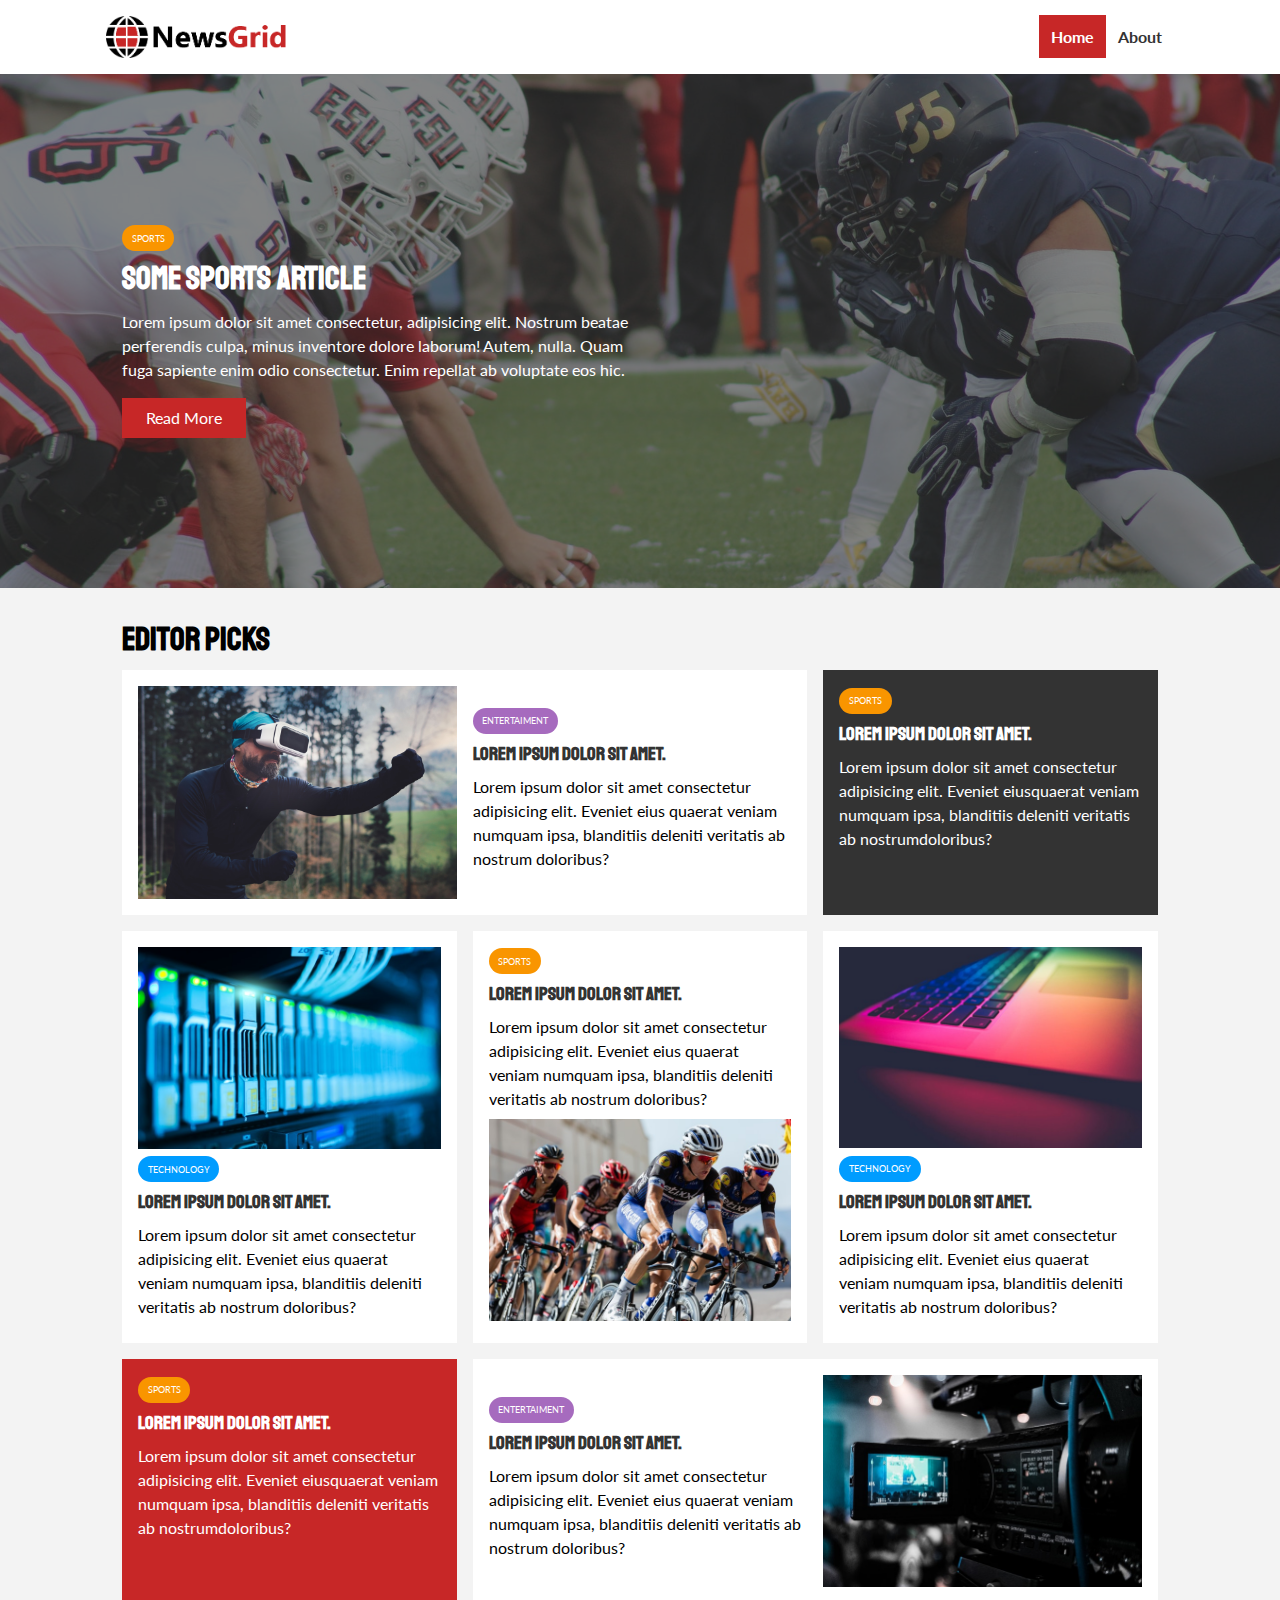
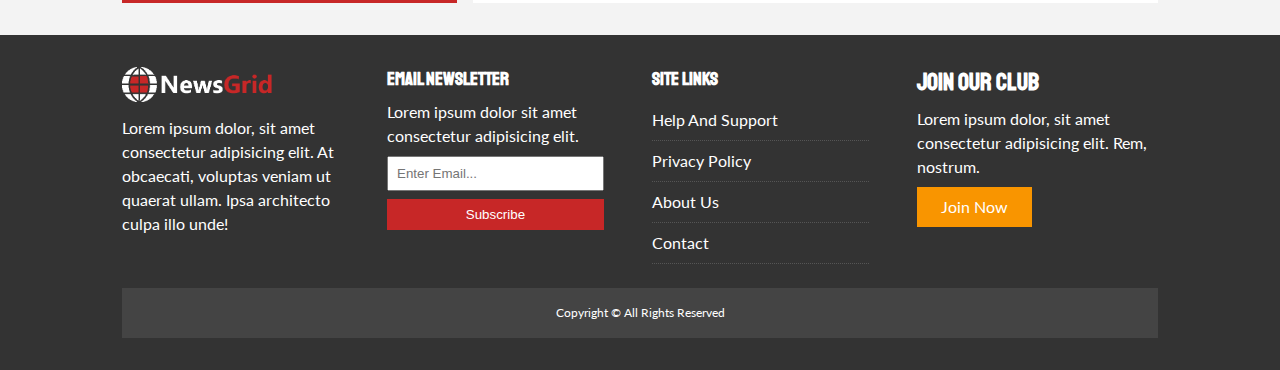
<file: index.html>
<!DOCTYPE html>
<html lang="en">
<head>
  <meta charset="UTF-8">
  <meta name="viewport" content="width=device-width, initial-scale=1.0">
  <meta http-equiv="X-UA-Compatible" content="ie=edge">
  <link href="https://fonts.googleapis.com/css?family=Lato|Staatliches" rel="stylesheet">
  <link rel="stylesheet" href="style/style.css">
  <link rel="stylesheet" media="screen and (max-width:768px)" href="style/mobile.css">
  <link rel="stylesheet" href="https://use.fontawesome.com/releases/v5.7.2/css/all.css" integrity="sha384-fnmOCqbTlWIlj8LyTjo7mOUStjsKC4pOpQbqyi7RrhN7udi9RwhKkMHpvLbHG9Sr" crossorigin="anonymous">
  <link rel="shortcut icon" type="image/x-icon" href="favicon.ico">
  <title>News Grind | Latest News</title>
</head>
<body>
  <nav id="main-nav">
    <div class="container">
      <img src="img/logo.png" alt="NewsLogo" class="logo">
      <div class="social">
        <a href="http://facebook.com" target="_blank"><i class="fab fa-facebook fa-2x"></i></a>
        <a href="http://twitter.com" target="_blank"><i class="fab fa-twitter fa-2x"></i></a>
        <a href="http://instagram.com" target="_blank"><i class="fab fa-instagram fa-2x"></i></a>
        <a href="http://youtube.com" target="_blank"><i class="fab fa-youtube fa-2x"></i></a>
      </div>
      <ul>
        <li><a href="index.html" class="current">Home</a></li>
        <li><a href="abount.html">About</a></li>
      </ul>
    </div>
  </nav>

  <!-- Showcase -->
  <header id="showcase">
    <div class="container">
      <div class="showcase-container">
        <div class="showcase-content">
          <div class="category category-sports">
            Sports
          </div>
          <h1>Some Sports Article</h1>
          <p>Lorem ipsum dolor sit amet consectetur, adipisicing elit. Nostrum beatae perferendis culpa, minus inventore dolore laborum! Autem, nulla. Quam fuga sapiente enim odio consectetur. Enim repellat ab voluptate eos hic.</p>
          <a href="article.html" class="btn btn-primary">Read More</a>
        </div>
      </div>
    </div>
  </header>

  <!-- Home Articles  -->
  <section id="home-articles" class="py-2">
    <div class="container">
      <h1>Editor Picks</h1>
      <div class="articles-container">
        <article class="card">
          <img src="img/articles/ent1.jpg" alt="">
          <div class="">
          <div class="category category-ent">Entertaiment</div>
          <h3>
            <a href="article.html">Lorem ipsum dolor sit amet.</a>
          </h3>
          <p>Lorem ipsum dolor sit amet consectetur adipisicing elit. Eveniet eius quaerat veniam numquam ipsa, blanditiis deleniti veritatis ab nostrum doloribus?</p>
        </div>
        </article>
        <article class="card bg-dark">
          <div class="category category-sports">Sports</div>
          <h3>
            <a href="article.html">Lorem ipsum dolor sit amet.</a>
          </h3>
          <p>Lorem ipsum dolor sit amet consectetur adipisicing elit. Eveniet eiusquaerat veniam numquam ipsa, blanditiis deleniti veritatis ab nostrumdoloribus?</p>
        </article>
        <article class="card ">
            <img src="img/articles/tech1.jpg" alt="">
            <div class="category category-tech">Technology</div>
            <h3>
              <a href="article.html">Lorem ipsum dolor sit amet.</a>
            </h3>
            <p>Lorem ipsum dolor sit amet consectetur adipisicing elit. Eveniet eius quaerat veniam numquam ipsa, blanditiis deleniti veritatis ab nostrum doloribus?</p>
        </article>
        <article class="card">
          <div class="category category-sports">Sports</div>
          <h3>
            <a href="article.html">Lorem ipsum dolor sit amet.</a>
          </h3>
          <p>Lorem ipsum dolor sit amet consectetur adipisicing elit. Eveniet eius quaerat veniam numquam ipsa, blanditiis deleniti veritatis ab nostrum doloribus?</p>
          <img src="img/articles/sports1.jpg" alt="">
        </article>
        <article class="card">
            <img src="img/articles/tech2.jpg" alt="">
            <div class="category category-tech">Technology</div>
            <h3>
              <a href="article.html">Lorem ipsum dolor sit amet.</a>
            </h3>
            <p>Lorem ipsum dolor sit amet consectetur adipisicing elit. Eveniet eius quaerat veniam numquam ipsa, blanditiis deleniti veritatis ab nostrum doloribus?</p>
        </article>
        <article class="card bg-primary">
            <div class="category category-sports">Sports</div>
            <h3>
              <a href="article.html">Lorem ipsum dolor sit amet.</a>
            </h3>
            <p>Lorem ipsum dolor sit amet consectetur adipisicing elit. Eveniet eiusquaerat veniam numquam ipsa, blanditiis deleniti veritatis ab nostrumdoloribus?</p>
          </article>
          <article class="card">
              <div class="">
              <div class="category category-ent">Entertaiment</div>
              <h3>
                <a href="article.html">Lorem ipsum dolor sit amet.</a>
              </h3>
              <p>Lorem ipsum dolor sit amet consectetur adipisicing elit. Eveniet eius quaerat veniam numquam ipsa, blanditiis deleniti veritatis ab nostrum doloribus?</p>
            </div>
            <img src="img/articles/ent2.jpg" alt="">
            </article>
      </div>
    </div>
    </section>
    <!-- Footer -->
    <footer id="main-footer" class="py-2">
      <div class="container footer-container">
        <div>
          <img src="img/logo_light.png" alt="NewsGrid">
          <p>Lorem ipsum dolor, sit amet consectetur adipisicing elit. At obcaecati, voluptas veniam ut quaerat ullam. Ipsa architecto culpa illo unde!</p>
        </div>
        <div>
          <h3>Email Newsletter</h3>
          <p>Lorem ipsum dolor sit amet consectetur adipisicing elit.</p>
          <form>
            <input type="email" placeholder="Enter Email...">
            <input type="submit"value="Subscribe" class="btn btn-primary">
          </form>
        </div>
        <div>
          <h3>Site Links</h3>
          <ul class="list">
            <li><a href="#">Help And Support</a></li>
            <li><a href="#">Privacy Policy</a></li>
            <li><a href="#">About Us</a></li>
            <li><a href="#">Contact</a></li>
          </ul>
        </div>
        <div>
          <h2>Join Our Club</h2>
          <p>Lorem ipsum dolor, sit amet consectetur adipisicing elit. Rem, nostrum.</p>
          <a href="#"class="btn btn-secondary">Join Now</a>
        </div>
        <div>
          <p>Copyright &copy; All Rights Reserved</p>
        </div>
      </div>
    </footer>
</body>
</html>
</file>
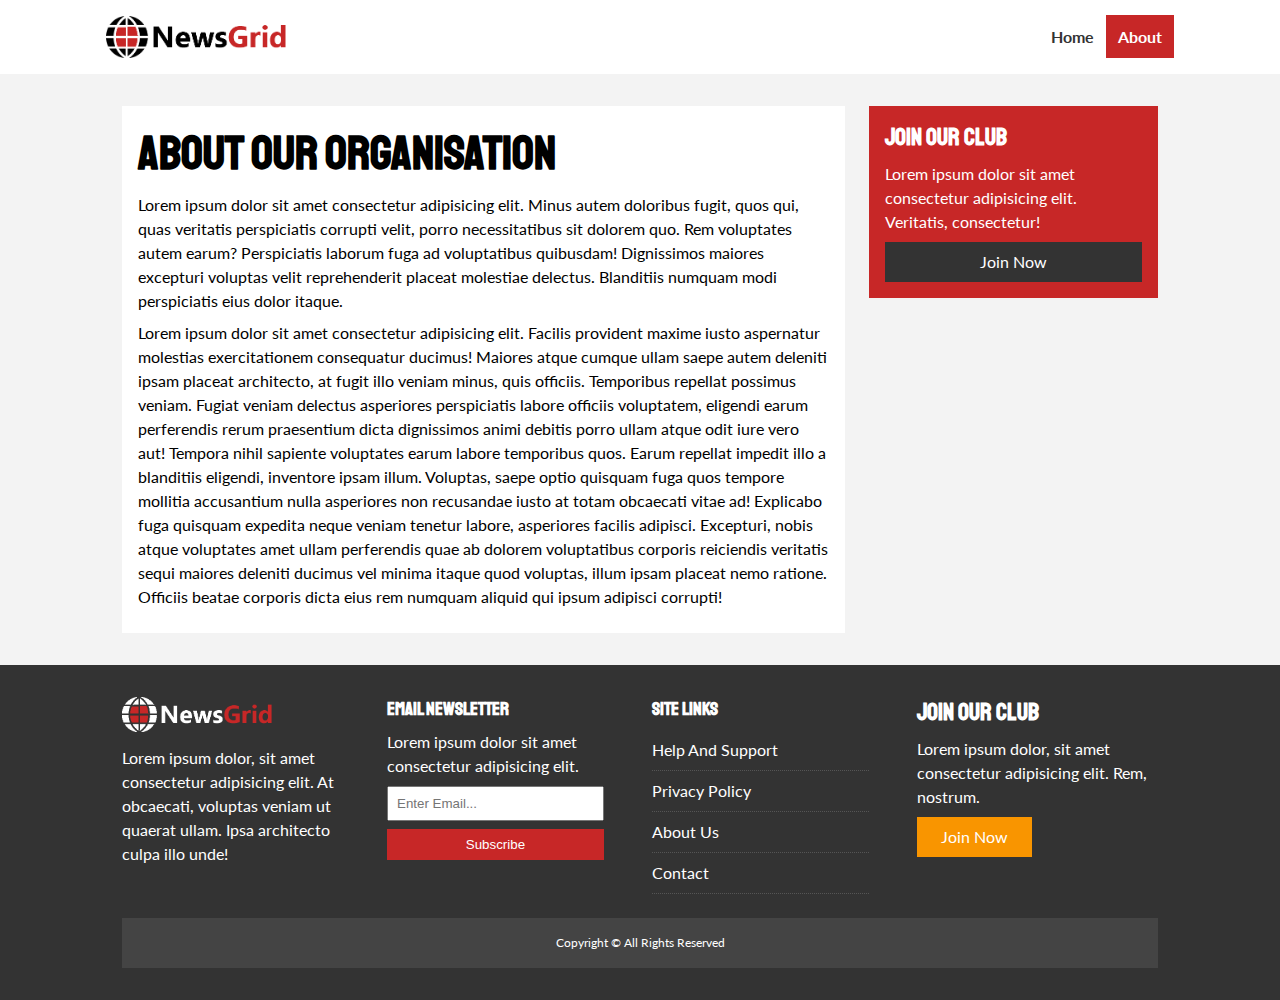
<file: abount.html>
<!DOCTYPE html>
<html lang="en">
<head>
  <meta charset="UTF-8">
  <meta name="viewport" content="width=device-width, initial-scale=1.0">
  <meta http-equiv="X-UA-Compatible" content="ie=edge">
  <link href="https://fonts.googleapis.com/css?family=Lato|Staatliches" rel="stylesheet">
  <link rel="stylesheet" href="style/style.css">
  <link rel="stylesheet" media="screen and (max-width:768px)" href="style/mobile.css">
  <link rel="stylesheet" href="https://use.fontawesome.com/releases/v5.7.2/css/all.css" integrity="sha384-fnmOCqbTlWIlj8LyTjo7mOUStjsKC4pOpQbqyi7RrhN7udi9RwhKkMHpvLbHG9Sr" crossorigin="anonymous">
  <link rel="shortcut icon" type="image/x-icon" href="favicon.ico">
  <title>News Grind | About</title>
</head>
<body>
  <nav id="main-nav">
    <div class="container">
      <img src="img/logo.png" alt="NewsLogo" class="logo">
      <div class="social">
        <a href="http://facebook.com" target="_blank"><i class="fab fa-facebook fa-2x"></i></a>
        <a href="http://twitter.com" target="_blank"><i class="fab fa-twitter fa-2x"></i></a>
        <a href="http://instagram.com" target="_blank"><i class="fab fa-instagram fa-2x"></i></a>
        <a href="http://youtube.com" target="_blank"><i class="fab fa-youtube fa-2x"></i></a>
      </div>
      <ul>
        <li><a href="index.html">Home</a></li>
        <li><a href="abount.html" class="current">About</a></li>
      </ul>
    </div>
  </nav>

  <section id="about">
    <div class="container">
      <div class="page-container">
        <article class="card">
          <h1 class="l-heading">About Our Organisation</h1>
          <p>Lorem ipsum dolor sit amet consectetur adipisicing elit. Minus autem doloribus fugit, quos qui, quas veritatis perspiciatis corrupti velit, porro necessitatibus sit dolorem quo. Rem voluptates autem earum? Perspiciatis laborum fuga ad voluptatibus quibusdam! Dignissimos maiores excepturi voluptas velit reprehenderit placeat molestiae delectus. Blanditiis numquam modi perspiciatis eius dolor itaque.</p>
          <p>Lorem ipsum dolor sit amet consectetur adipisicing elit. Facilis provident maxime iusto aspernatur molestias exercitationem consequatur ducimus! Maiores atque cumque ullam saepe autem deleniti ipsam placeat architecto, at fugit illo veniam minus, quis officiis. Temporibus repellat possimus veniam. Fugiat veniam delectus asperiores perspiciatis labore officiis voluptatem, eligendi earum perferendis rerum praesentium dicta dignissimos animi debitis porro ullam atque odit iure vero aut! Tempora nihil sapiente voluptates earum labore temporibus quos. Earum repellat impedit illo a blanditiis eligendi, inventore ipsam illum. Voluptas, saepe optio quisquam fuga quos tempore mollitia accusantium nulla asperiores non recusandae iusto at totam obcaecati vitae ad! Explicabo fuga quisquam expedita neque veniam tenetur labore, asperiores facilis adipisci. Excepturi, nobis atque voluptates amet ullam perferendis quae ab dolorem voluptatibus corporis reiciendis veritatis sequi maiores deleniti ducimus vel minima itaque quod voluptas, illum ipsam placeat nemo ratione. Officiis beatae corporis dicta eius rem numquam aliquid qui ipsum adipisci corrupti!</p>
        </article>
        <aside class="card bg-primary">
          <h2>Join Our Club</h2>
          <p>Lorem ipsum dolor sit amet consectetur adipisicing elit. Veritatis, consectetur!</p>
          <a href="#" class="btn btn-dark btn-block">Join Now</a>
        </aside>
      </div>
    </div>
  </section>
    <!-- Footer -->
    <footer id="main-footer" class="py-2">
      <div class="container footer-container">
        <div>
          <img src="img/logo_light.png" alt="NewsGrid">
          <p>Lorem ipsum dolor, sit amet consectetur adipisicing elit. At obcaecati, voluptas veniam ut quaerat ullam. Ipsa architecto culpa illo unde!</p>
        </div>
        <div>
          <h3>Email Newsletter</h3>
          <p>Lorem ipsum dolor sit amet consectetur adipisicing elit.</p>
          <form>
            <input type="email" placeholder="Enter Email...">
            <input type="submit"value="Subscribe" class="btn btn-primary">
          </form>
        </div>
        <div>
          <h3>Site Links</h3>
          <ul class="list">
            <li><a href="#">Help And Support</a></li>
            <li><a href="#">Privacy Policy</a></li>
            <li><a href="#">About Us</a></li>
            <li><a href="#">Contact</a></li>
          </ul>
        </div>
        <div>
          <h2>Join Our Club</h2>
          <p>Lorem ipsum dolor, sit amet consectetur adipisicing elit. Rem, nostrum.</p>
          <a href="#"class="btn btn-secondary">Join Now</a>
        </div>
        <div>
          <p>Copyright &copy; All Rights Reserved</p>
        </div>
      </div>
    </footer>
</body>
</html>
</file>
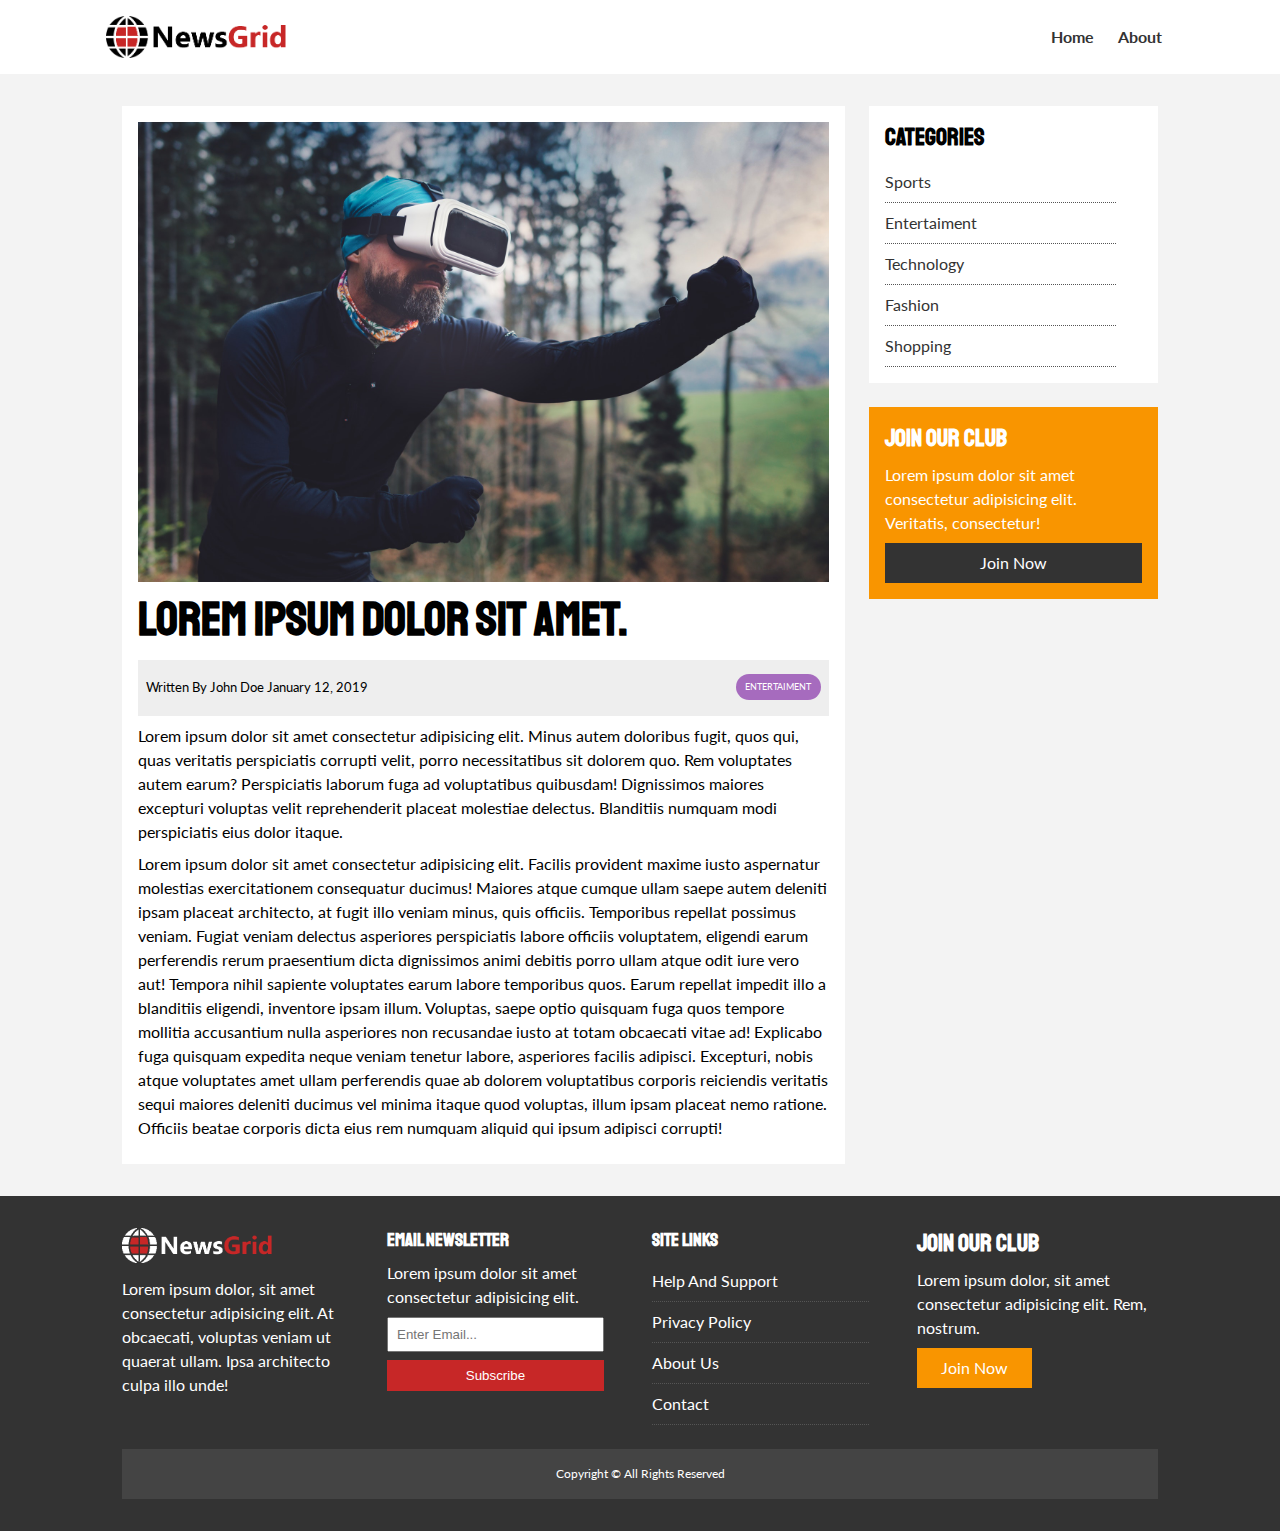
<file: article.html>
<!DOCTYPE html>
<html lang="en">
<head>
  <meta charset="UTF-8">
  <meta name="viewport" content="width=device-width, initial-scale=1.0">
  <meta http-equiv="X-UA-Compatible" content="ie=edge">
  <link href="https://fonts.googleapis.com/css?family=Lato|Staatliches" rel="stylesheet">
  <link rel="stylesheet" href="style/style.css">
  <link rel="stylesheet" media="screen and (max-width:768px)" href="style/mobile.css">
  <link rel="stylesheet" href="https://use.fontawesome.com/releases/v5.7.2/css/all.css" integrity="sha384-fnmOCqbTlWIlj8LyTjo7mOUStjsKC4pOpQbqyi7RrhN7udi9RwhKkMHpvLbHG9Sr" crossorigin="anonymous">
  <link rel="shortcut icon" type="image/x-icon" href="favicon.ico">
  <title>News Grind | Latest News</title>
</head>
<body>
  <nav id="main-nav">
    <div class="container">
      <img src="img/logo.png" alt="NewsLogo" class="logo">
      <div class="social">
        <a href="http://facebook.com" target="_blank"><i class="fab fa-facebook fa-2x"></i></a>
        <a href="http://twitter.com" target="_blank"><i class="fab fa-twitter fa-2x"></i></a>
        <a href="http://instagram.com" target="_blank"><i class="fab fa-instagram fa-2x"></i></a>
        <a href="http://youtube.com" target="_blank"><i class="fab fa-youtube fa-2x"></i></a>
      </div>
      <ul>
        <li><a href="index.html">Home</a></li>
        <li><a href="abount.html">About</a></li>
      </ul>
    </div>
  </nav>

  <section id="article">
    <div class="container">
      <div class="page-container">
        <article class="card">
          <img src="img/articles/ent1.jpg" alt="">
          <h1 class="l-heading">Lorem ipsum dolor sit amet.</h1>
          <div class="meta">
            <small>
              <i class="fas fa-user"></i>Written By John Doe January 12, 2019
            </small>
            <div class="category category-ent">Entertaiment</div>
          </div>
          <p>Lorem ipsum dolor sit amet consectetur adipisicing elit. Minus autem doloribus fugit, quos qui, quas veritatis perspiciatis corrupti velit, porro necessitatibus sit dolorem quo. Rem voluptates autem earum? Perspiciatis laborum fuga ad voluptatibus quibusdam! Dignissimos maiores excepturi voluptas velit reprehenderit placeat molestiae delectus. Blanditiis numquam modi perspiciatis eius dolor itaque.</p>
          <p>Lorem ipsum dolor sit amet consectetur adipisicing elit. Facilis provident maxime iusto aspernatur molestias exercitationem consequatur ducimus! Maiores atque cumque ullam saepe autem deleniti ipsam placeat architecto, at fugit illo veniam minus, quis officiis. Temporibus repellat possimus veniam. Fugiat veniam delectus asperiores perspiciatis labore officiis voluptatem, eligendi earum perferendis rerum praesentium dicta dignissimos animi debitis porro ullam atque odit iure vero aut! Tempora nihil sapiente voluptates earum labore temporibus quos. Earum repellat impedit illo a blanditiis eligendi, inventore ipsam illum. Voluptas, saepe optio quisquam fuga quos tempore mollitia accusantium nulla asperiores non recusandae iusto at totam obcaecati vitae ad! Explicabo fuga quisquam expedita neque veniam tenetur labore, asperiores facilis adipisci. Excepturi, nobis atque voluptates amet ullam perferendis quae ab dolorem voluptatibus corporis reiciendis veritatis sequi maiores deleniti ducimus vel minima itaque quod voluptas, illum ipsam placeat nemo ratione. Officiis beatae corporis dicta eius rem numquam aliquid qui ipsum adipisci corrupti!</p>
        </article>

        <aside id="categories" class="card">
          <h2>Categories</h2>
          <ul class="list">
            <li><a href="#"><i class="fas fa-chevron-right"></i>Sports</a></li>
            <li><a href="#"><i class="fas fa-chevron-right"></i>Entertaiment</a></li>
            <li><a href="#"><i class="fas fa-chevron-right"></i>Technology</a></li>
            <li><a href="#"><i class="fas fa-chevron-right"></i>Fashion</a></li>
            <li><a href="#"><i class="fas fa-chevron-right"></i>Shopping</a></li>
          </ul>
        </aside>  
        <aside class="card bg-secondary">
          <h2>Join Our Club</h2>
          <p>Lorem ipsum dolor sit amet consectetur adipisicing elit. Veritatis, consectetur!</p>
          <a href="#" class="btn btn-dark btn-block">Join Now</a>
        </aside>
      </div>
    </div>
  </section>
    <!-- Footer -->
    <footer id="main-footer" class="py-2">
      <div class="container footer-container">
        <div>
          <img src="img/logo_light.png" alt="NewsGrid">
          <p>Lorem ipsum dolor, sit amet consectetur adipisicing elit. At obcaecati, voluptas veniam ut quaerat ullam. Ipsa architecto culpa illo unde!</p>
        </div>
        <div>
          <h3>Email Newsletter</h3>
          <p>Lorem ipsum dolor sit amet consectetur adipisicing elit.</p>
          <form>
            <input type="email" placeholder="Enter Email...">
            <input type="submit"value="Subscribe" class="btn btn-primary">
          </form>
        </div>
        <div>
          <h3>Site Links</h3>
          <ul class="list">
            <li><a href="#">Help And Support</a></li>
            <li><a href="#">Privacy Policy</a></li>
            <li><a href="#">About Us</a></li>
            <li><a href="#">Contact</a></li>
          </ul>
        </div>
        <div>
          <h2>Join Our Club</h2>
          <p>Lorem ipsum dolor, sit amet consectetur adipisicing elit. Rem, nostrum.</p>
          <a href="#"class="btn btn-secondary">Join Now</a>
        </div>
        <div>
          <p>Copyright &copy; All Rights Reserved</p>
        </div>
      </div>
    </footer>
</body>
</html>
</file>
<file: style/style.css>
:root {
  --primary-color: #c72727;
  --secondary-color: #f99500;
  --light-color: #f3f3f3;
  --dark-color:#333;
  --max-width: 1100px;
}

.category {
  --sports-color: #f99500;
  --ent-color: #a66bbe;
  --tech-color: #009cff;
}

* {
  margin:0;
  padding:0;
  box-sizing: border-box;
}

body {
  font-family: 'Lato', sans-serif;
  line-height: 1.5;
  background: var(--light-color);
}

a {
  color: #333;
  text-decoration: none;
}

p {
  margin: 0.5rem 0;
}

ul {
  list-style: none;
}

img {
  width: 100%;
}

h1,h2,h3,h4,h5,h6 {
  font-family: 'Staatliches', cursive;
  margin-bottom: .55rem;
  line-height: 1.3;
}

/* Utility */

.container {
  max-width: var(--max-width);
  margin: auto;
  padding: 0 2rem;
  overflow: hidden;
}

.category {
  display: inline-block;
  color: #fff;
  font-size: 0.55rem;
  text-transform: uppercase;
  padding: 0.4rem 0.6rem;
  border-radius: 15px;
  margin-bottom: 0.5rem;
}

.category-sports { background: var(--sports-color)}
.category-ent { background: var(--ent-color)}
.category-tech { background: var(--tech-color)}

.btn {
  display: inline-block;
  border: none;
  background: var(--dark-color);
  color: #fff;
  padding: 0.5rem 1.5rem;
}

.btn-light { background: var(--light-color); }
.btn-primary { background: var(--primary-color); }
.btn-secondary { background: var(--secondary-color); }

.btn-block { 
  display: block;
  width: 100%;
  text-align: center;
}

.btn:hover {
  opacity: 0.9;
}

.card {
  background: #fff;
  padding: 1rem;
}

.bg-dark {
  background: var(--dark-color);
  color: #fff;
}
.bg-primary {
  background: var(--primary-color);
  color: #fff;
}
.bg-secondary {
  background: var(--secondary-color);
  color: #fff;
}
.bg-dark h1,
.bg-dark h2,
.bg-dark h3,
.bg-dark a,
.bg-primary h1,
.bg-primary h2,
.bg-primary h3,
.bg-primary a,
.bg-secondary h1,
.bg-secondary h2,
.bg-secondary h3,
.bg-secondary a {
  color: #fff;
}

.py-1 { padding: 1.5rem 0; }
.py-2 { padding: 2rem 0; }
.py-3 { padding: 3rem 0; }
.p-1 { padding: 1.5rem ; }
.p-2 { padding: 2rem ; }
.p-3 { padding: 3rem ; }

.l-heading {
  font-size: 3rem;
}
.list li {
  padding: 0.5rem 0;
  border-bottom: #555 dotted 1px;
  width: 90%;
}

.list li a:hover {
  color: var(--primary-color) !important;
}
/* Inner Page Container */
.page-container {
  display: grid;
  grid-template-columns: 5fr 2fr;
  margin: 2rem 0;
  grid-gap: 1.5rem;
}

.page-container > *:first-child {
  grid-row: 1 / span 3;
}
/* Navigation */
#main-nav {
  background: #fff;
  position: sticky;
  top: 0;
  z-index:2;
}

#main-nav .container {
  display: grid;
  grid-template-columns: 6fr 3fr 2fr;
  padding: 1rem;
  align-items: center;
}

#main-nav .logo {
  width: 180px;
}

#main-nav ul {
  justify-self: end;
  display: flex;
}

#main-nav ul li a {
  padding: 0.75rem;
  font-weight: bold;
}

#main-nav ul li a.current {
  background: var(--primary-color);
  color: #fff;
}

#main-nav ul li a:hover {
  background: var(--light-color);
  color: var(--dark-color);
}

#main-nav .social {
  justify-self: center;
}

#main-nav .social i {
  color:#777;
  margin-right: 0.5rem;
}

/* Showcase */
#showcase {
  color:#fff;
  background: #333;
  padding: 2rem;
  position: relative;
}

#showcase:before {
  content: '';
  background: url(../img/featured.jpg) no-repeat center center/cover;
  position: absolute;
  top:0;
  left: 0;
  width:100%;
  height: 100%;
  opacity: 0.4;
}

#showcase .showcase-container {
  display: grid;
  grid-template-columns: repeat(2, 1fr);
  justify-content: center;
  align-items: center;
  height: 50vh;
} 

#showcase .showcase-content {
  z-index: 1;
}

#showcase .showcase-content p {
  margin-bottom: 1rem;
}

/* Home Articles */
#home-articles .articles-container {
  display: grid;
  grid-template-columns: repeat(3, 1fr);
  grid-gap: 1rem;
}

#home-articles .articles-container > *:first-child,
#home-articles .articles-container > *:last-child  {
  display: grid;
  grid-template-columns: repeat(2, 1fr);
  grid-gap: 1rem;
  align-items: center;
  grid-column: 1 /span 2;
}

#home-articles .articles-container > *:last-child {
  grid-column: 2 /span 2;
}

#article .meta {
  display: flex;
  justify-content: space-between;
  align-items: center;
  background: #eee;
  padding: 0.5rem;
}

#article .meta .category {
  margin-top: 0.4rem;
}
/* Footer */
#main-footer {
  background: var(--dark-color);
  color: #fff;
}

#main-footer img {
  width: 150px;
}

#main-footer a {
  color: #fff;
}

#main-footer .footer-container {
  display: grid;
  grid-template-columns: repeat(4, 1fr);
  grid-gap: 1.5rem;
}

#main-footer .footer-container > *:last-child {
  background: #444;
  grid-column: 1 / span 4;
  padding: .5rem;
  text-align: center;
  font-size: 0.75rem;
}

#main-footer .footer-container input[type='email'] {
  width: 90%;
  padding: 0.5rem;
  margin-bottom: 0.5rem;
}

#main-footer .footer-container input[type='submit'] {
  width:90%;
}
</file>
<file: style/mobile.css>
/* Navigation */
#main-nav .social {
  display: none;
}

#main-nav .container {
  grid-template-columns:1fr;
  grid-gap: 1.2rem; 
}

#main-nav ul,
#main-nav .logo {
  justify-self: center;
}

#main-nav ul li a {
  padding: 0.5rem;
}

#home-articles .articles-container {
  grid-template-columns: repeat(2, 1fr);
}

#home-articles .articles-container > *:first-child,
#home-articles .articles-container > *:last-child {
  grid-template-columns: 1fr;
  grid-column: 1;
}

@media(max-width: 600px) {
  /* Stack Grid Items */
  #showcase .showcase-container,
  #home-articles .articles-container,
  #main-footer .footer-container {
    grid-template-columns: 1fr;
  }
  #main-footer .footer-container > *:last-child {
    grid-column: 1;
  }
  #main-footer .footer-container > *:first-child,
  #main-footer .footer-container >*:nth-child(2)
  {
    border-bottom: #444 dotted 1px;
    padding-bottom: 1rem;
  }
  .page-container {
    grid-template-columns: 1fr;
    text-align: center;
  }
  .page-container >*:first-child {
    grid-row: 1;
  }
  .l-heading {
    font-size: 2rem;
  }
}
</file>
